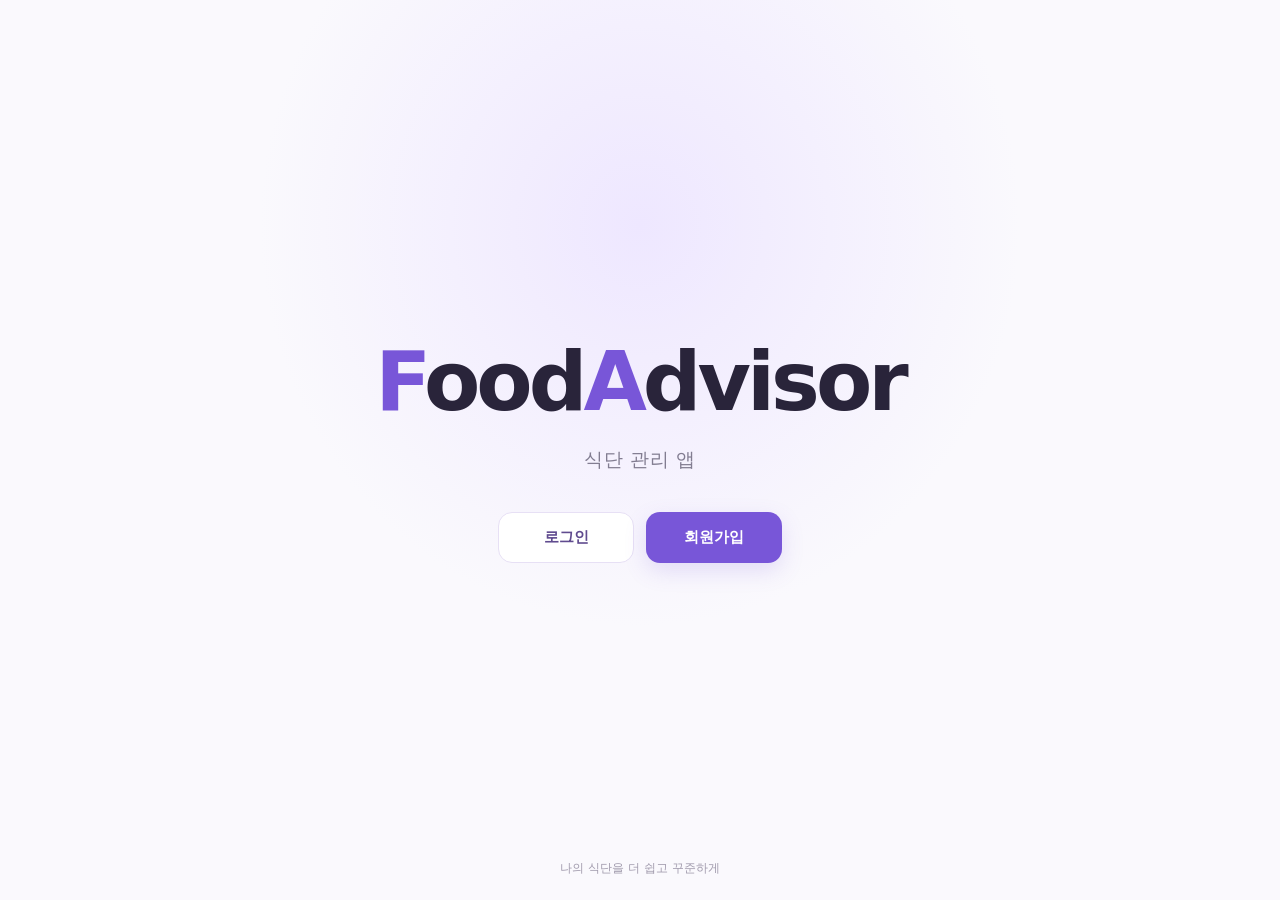
<file: src/main/webapp/index.html>
<!DOCTYPE html>
<html lang="ko">
<head>
  <meta charset="UTF-8">
  <meta name="viewport" content="width=device-width, initial-scale=1.0">
  <meta name="theme-color" content="#7856d8">
  <title>FoodAdvisor | 식단 관리 앱</title>
  <link rel="stylesheet" href="css/style.css">
  <style>
    :root { --fa-violet:#7856d8; --fa-deep:#6240c2; --fa-ink:#29243a; --fa-muted:#827d91; }
    * { box-sizing:border-box; }
    body { margin:0; min-height:100vh; color:var(--fa-ink); background:radial-gradient(ellipse at 50% 25%, #eee7ff 0, transparent 42%), #faf9fd; }
    .landing { min-height:100vh; display:flex; flex-direction:column; align-items:center; justify-content:center; padding:28px 20px; text-align:center; }
    .brand { margin:0; font-size:clamp(48px, 8vw, 82px); line-height:1.1; letter-spacing:-4px; font-weight:850; color:var(--fa-ink); }
    .brand-accent { color:var(--fa-violet); }
    .tagline { margin:18px 0 0; color:var(--fa-muted); font-size:clamp(15px, 2vw, 19px); letter-spacing:.04em; }
    .actions { display:flex; flex-wrap:wrap; justify-content:center; gap:12px; margin-top:38px; }
    .action { display:inline-flex; align-items:center; justify-content:center; min-width:136px; min-height:48px; padding:13px 23px; border-radius:14px; font-size:15px; font-weight:700; text-decoration:none; transition:transform .15s ease, box-shadow .15s ease; }
    .action:hover { transform:translateY(-2px); }
    .login { color:#604b8f; background:#fff; border:1px solid #e7e0f5; }
    .signup { color:#fff; background:var(--fa-violet); box-shadow:0 8px 22px #7856d82b; }
    .footer { position:absolute; bottom:22px; color:#a09aac; font-size:12px; }
    @media(max-width:480px) { .brand { letter-spacing:-2.5px; } .actions { width:100%; } .action { flex:1; min-width:120px; } }
  </style>
</head>
<body>
  <main class="landing">
    <div class="brand" aria-label="FoodAdvisor"><span class="brand-accent">F</span>ood<span class="brand-accent">A</span>dvisor</div>
    <p class="tagline">식단 관리 앱</p>
    <nav class="actions" aria-label="계정 메뉴">
      <a class="action login" href="login.html">로그인</a>
      <a class="action signup" href="signup.html">회원가입</a>
    </nav>
    <footer class="footer">나의 식단을 더 쉽고 꾸준하게</footer>
  </main>
    <script src="js/ui-effects.js" defer></script>
</body>
</html>
</file>
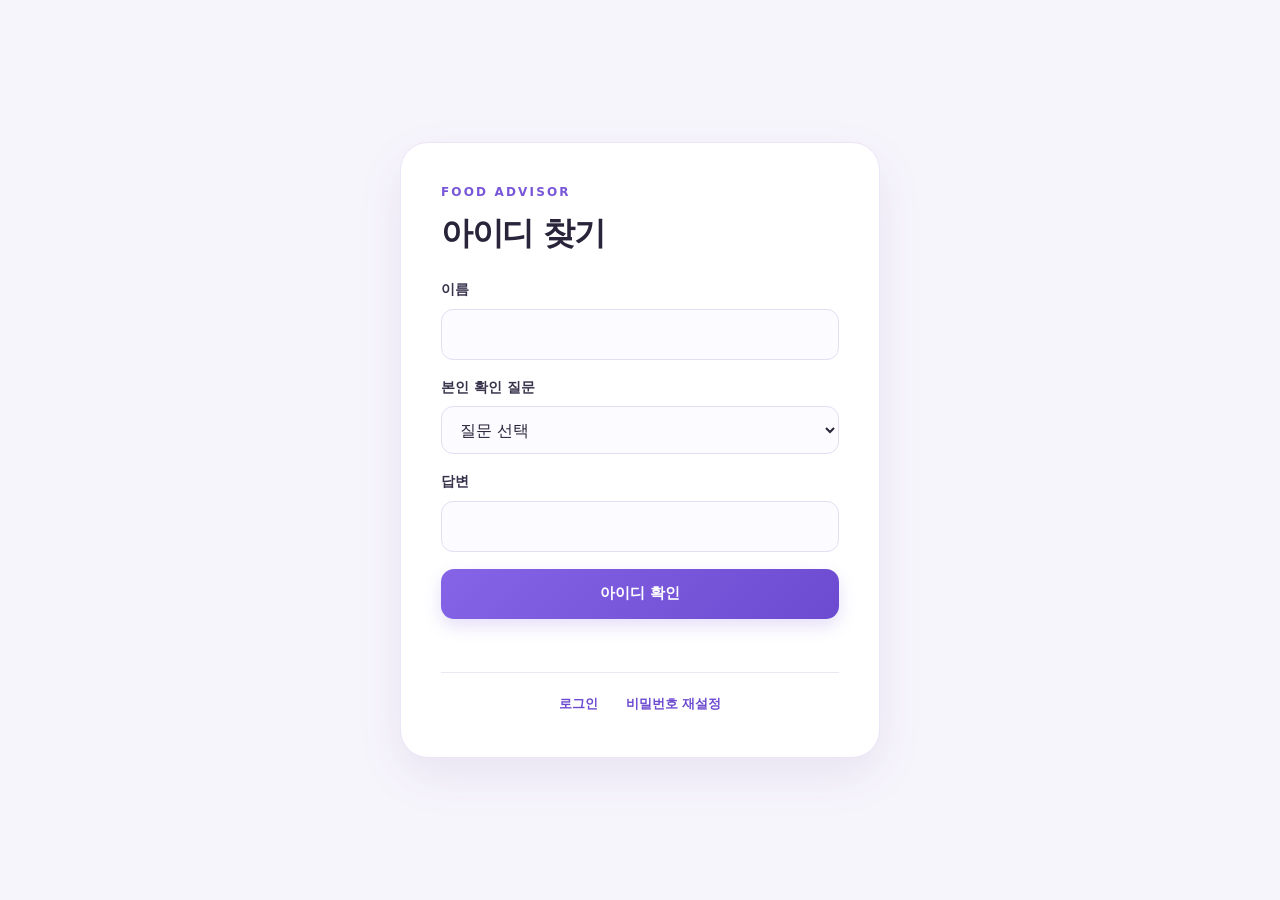
<file: src/main/webapp/find-id.html>
<!DOCTYPE html>
<html lang="ko">
<head>
    <meta charset="UTF-8">
    <meta name="viewport" content="width=device-width, initial-scale=1">
    <title>아이디 찾기</title>
    <link rel="stylesheet" href="css/style.css">
    <script src="js/api.js" defer></script>
    <script src="js/auth.js" defer></script>

    <style id="foodadvisor-violet-theme">
      :root{--violet:#7856d8;--violet-dark:#6240c2;--lavender:#f0eaff;--page:#f7f5fc;--ink:#29243a;--muted:#827d91;--stroke:#ece8f5}
      body{background:var(--page)!important;color:var(--ink)!important;font-family:Inter,"Pretendard","Noto Sans KR",system-ui,-apple-system,sans-serif!important}
      .container,.main-container{max-width:1120px}
      .week-card,.panel,.meal-card,.chart-card,.user-card,.diet-card,.stat-card,.summary-card{border:1px solid var(--stroke)!important;border-radius:22px!important;background:#fff!important;box-shadow:0 10px 30px rgba(70,48,120,.06)!important}
      .topbar h1,h1,h2,h3{color:var(--ink);letter-spacing:-.035em}
      button,.link-button,.primary-button{border-radius:13px!important;transition:transform .16s,box-shadow .16s,background .16s}
      .primary-button,button.primary-button,button[type=submit],.weight-link{background:linear-gradient(135deg,#8564e7,#6d4bd0)!important;color:#fff!important;box-shadow:0 7px 17px rgba(109,75,208,.18)}
      .primary-button:hover,.weight-link:hover,button[type=submit]:hover{background:#6240c2!important;transform:translateY(-1px)}
      .secondary-button{background:#f1edfa!important;color:#5d4a8f!important}
      input,select,textarea{border:1px solid #e5def2!important;border-radius:12px!important;background:#fcfbff!important;color:var(--ink)!important}
      input:focus,select:focus,textarea:focus{outline:none;border-color:#8a6be2!important;box-shadow:0 0 0 4px rgba(120,86,216,.13)!important}
      a{color:#6d4bd0}
      .week-day.active,.active,.selected{background:#7856d8!important;color:#fff!important;border-color:#7856d8!important}
      .highlight{background:#f0eaff!important;color:#6240c2!important}
      .user-stat{border-color:#ece8f5!important}
      table th{background:#f7f4fd!important;color:#675c80!important}
      @media(max-width:650px){body{padding:14px!important}.topbar{align-items:flex-start;flex-wrap:wrap}.top-actions{flex-wrap:wrap}}
    </style>

</head>
<body>
<main class="card">
    <h1>아이디 찾기</h1>

    <form id="findIdForm">
        <div class="form-group">
            <label for="findName">이름</label>
            <input id="findName" type="text" required>
        </div>

        <div class="form-group">
            <label for="findQuestion">본인 확인 질문</label>
            <select id="findQuestion" required>
                <option value="">질문 선택</option>
                <option value="childhood_nickname">어릴 때 별명은?</option>
                <option value="first_school">처음 다닌 학교 이름은?</option>
                <option value="favorite_food">좋아하는 음식은?</option>
                <option value="impressive_travel">가장 기억나는 여행지는?</option>
            </select>
        </div>

        <div class="form-group">
            <label for="findAnswer">답변</label>
            <input id="findAnswer" type="text" autocomplete="off" required>
        </div>

        <button type="submit">아이디 확인</button>
        <p class="message" id="findIdMessage" role="status"></p>
    </form>

    <div class="link-row">
        <a href="login.html">로그인</a>
        <a href="reset-password.html">비밀번호 재설정</a>
    </div>
</main>
    <script src="js/ui-effects.js" defer></script>
</body>
</html>
</file>
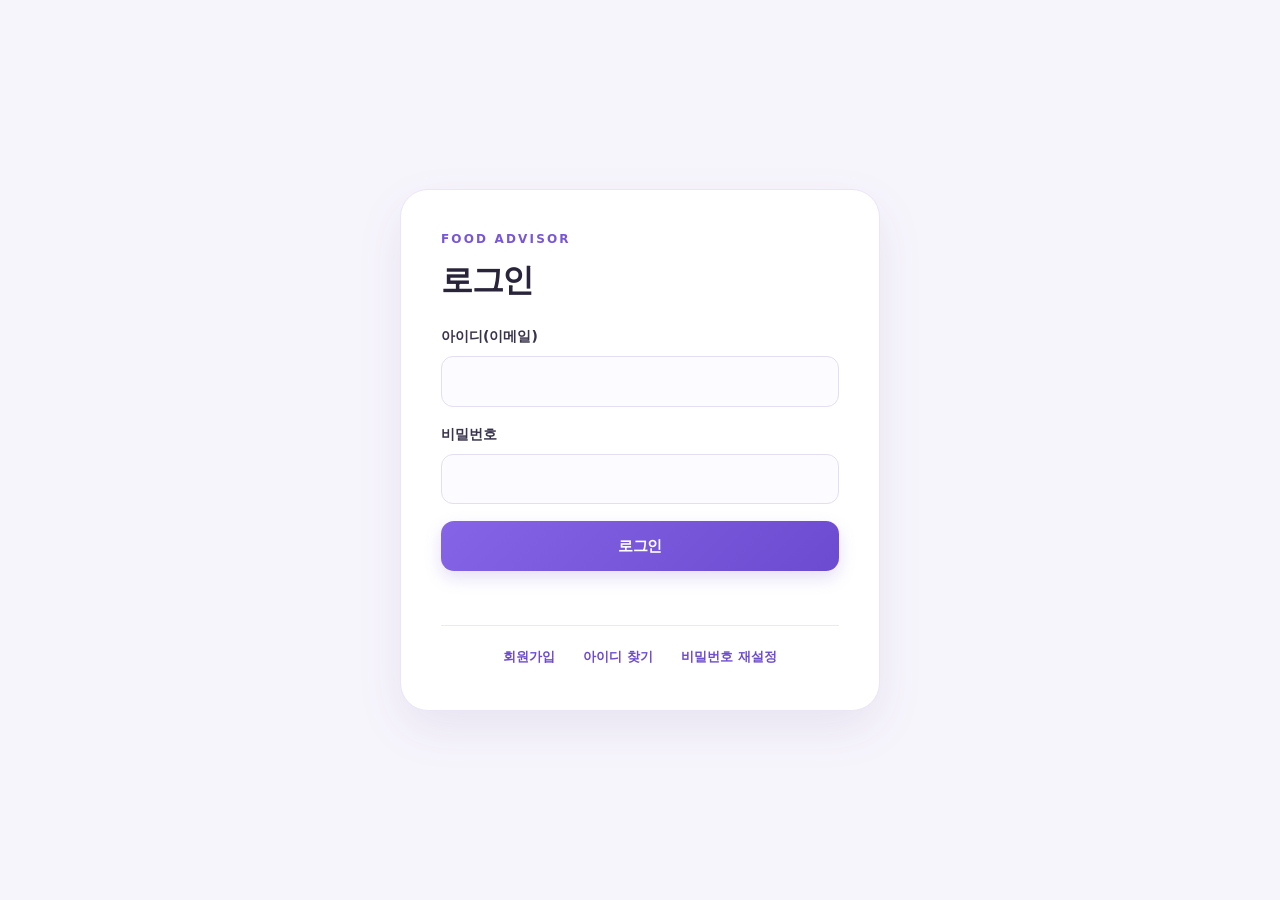
<file: src/main/webapp/login.html>
<!DOCTYPE html>
<html lang="ko">
<head>
    <meta charset="UTF-8">
    <meta name="viewport" content="width=device-width, initial-scale=1">
    <title>로그인</title>
    <link rel="stylesheet" href="css/style.css">
    <script src="js/api.js" defer></script>
    <script src="js/auth.js" defer></script>

    <style id="foodadvisor-violet-theme">
      :root{--violet:#7856d8;--violet-dark:#6240c2;--lavender:#f0eaff;--page:#f7f5fc;--ink:#29243a;--muted:#827d91;--stroke:#ece8f5}
      body{background:var(--page)!important;color:var(--ink)!important;font-family:Inter,"Pretendard","Noto Sans KR",system-ui,-apple-system,sans-serif!important}
      .container,.main-container{max-width:1120px}
      .week-card,.panel,.meal-card,.chart-card,.user-card,.diet-card,.stat-card,.summary-card{border:1px solid var(--stroke)!important;border-radius:22px!important;background:#fff!important;box-shadow:0 10px 30px rgba(70,48,120,.06)!important}
      .topbar h1,h1,h2,h3{color:var(--ink);letter-spacing:-.035em}
      button,.link-button,.primary-button{border-radius:13px!important;transition:transform .16s,box-shadow .16s,background .16s}
      .primary-button,button.primary-button,button[type=submit],.weight-link{background:linear-gradient(135deg,#8564e7,#6d4bd0)!important;color:#fff!important;box-shadow:0 7px 17px rgba(109,75,208,.18)}
      .primary-button:hover,.weight-link:hover,button[type=submit]:hover{background:#6240c2!important;transform:translateY(-1px)}
      .secondary-button{background:#f1edfa!important;color:#5d4a8f!important}
      input,select,textarea{border:1px solid #e5def2!important;border-radius:12px!important;background:#fcfbff!important;color:var(--ink)!important}
      input:focus,select:focus,textarea:focus{outline:none;border-color:#8a6be2!important;box-shadow:0 0 0 4px rgba(120,86,216,.13)!important}
      a{color:#6d4bd0}
      .week-day.active,.active,.selected{background:#7856d8!important;color:#fff!important;border-color:#7856d8!important}
      .highlight{background:#f0eaff!important;color:#6240c2!important}
      .user-stat{border-color:#ece8f5!important}
      table th{background:#f7f4fd!important;color:#675c80!important}
      @media(max-width:650px){body{padding:14px!important}.topbar{align-items:flex-start;flex-wrap:wrap}.top-actions{flex-wrap:wrap}}
    </style>

</head>
<body>
<main class="card">
    <h1>로그인</h1>

    <form id="loginForm">
        <div class="form-group">
            <label for="loginEmail">아이디(이메일)</label>
            <input id="loginEmail" type="email" autocomplete="username" required>
        </div>

        <div class="form-group">
            <label for="loginPassword">비밀번호</label>
            <input id="loginPassword" type="password"
                   autocomplete="current-password" required>
        </div>

        <button type="submit">로그인</button>
        <p class="message" id="loginMessage" role="status"></p>
    </form>

    <div class="link-row">
        <a href="signup.html">회원가입</a>
        <a href="find-id.html">아이디 찾기</a>
        <a href="reset-password.html">비밀번호 재설정</a>
    </div>
</main>
    <script src="js/ui-effects.js" defer></script>
</body>
</html>
</file>
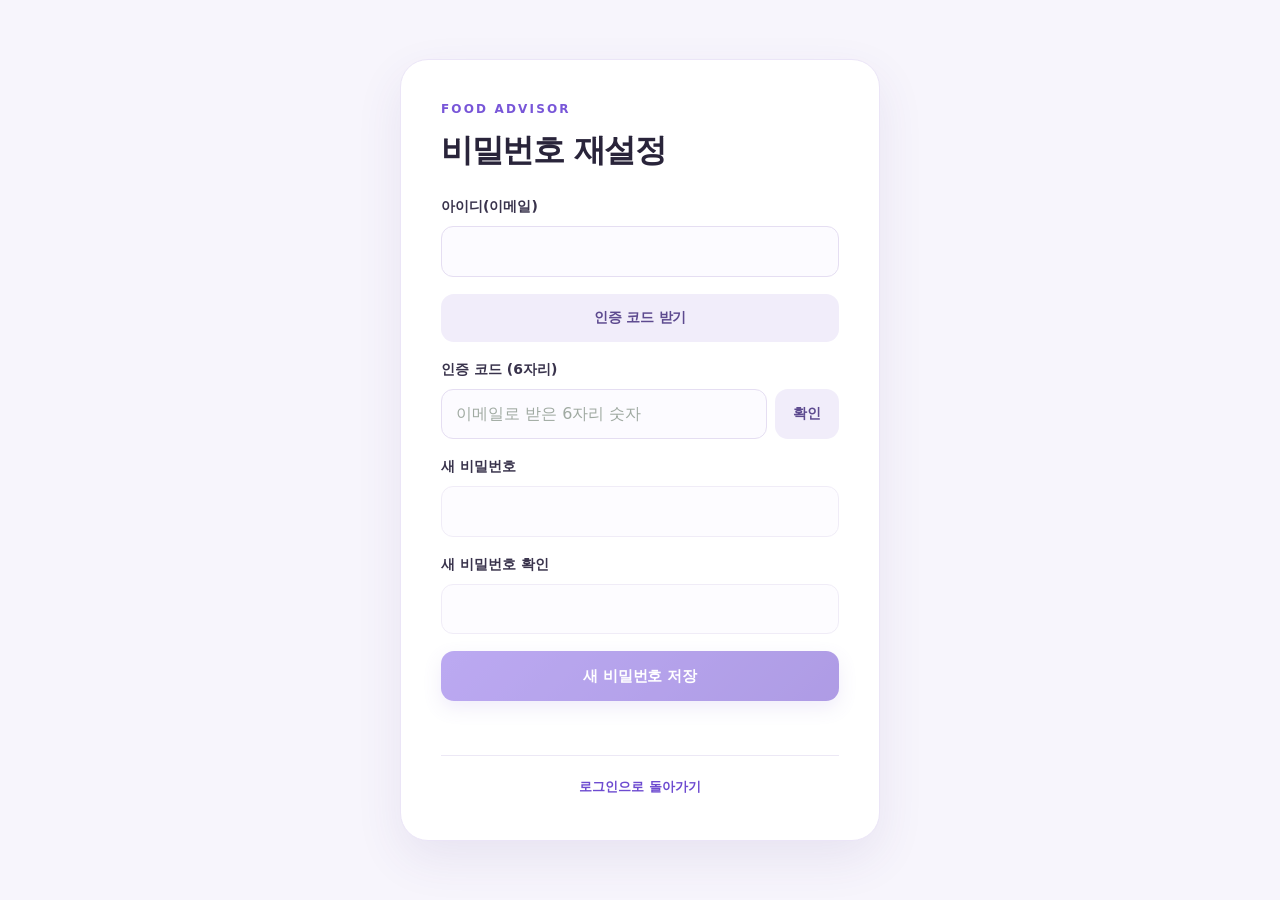
<file: src/main/webapp/reset-password.html>
<!DOCTYPE html>
<html lang="ko">
<head>
    <meta charset="UTF-8">
    <meta name="viewport" content="width=device-width, initial-scale=1">
    <title>비밀번호 재설정</title>
    <link rel="stylesheet" href="css/style.css">
    <script src="js/api.js" defer></script>
    <script src="js/auth.js" defer></script>

    <style id="foodadvisor-violet-theme">
      :root{--violet:#7856d8;--violet-dark:#6240c2;--lavender:#f0eaff;--page:#f7f5fc;--ink:#29243a;--muted:#827d91;--stroke:#ece8f5}
      body{background:var(--page)!important;color:var(--ink)!important;font-family:Inter,"Pretendard","Noto Sans KR",system-ui,-apple-system,sans-serif!important}
      .container,.main-container{max-width:1120px}
      .week-card,.panel,.meal-card,.chart-card,.user-card,.diet-card,.stat-card,.summary-card{border:1px solid var(--stroke)!important;border-radius:22px!important;background:#fff!important;box-shadow:0 10px 30px rgba(70,48,120,.06)!important}
      .topbar h1,h1,h2,h3{color:var(--ink);letter-spacing:-.035em}
      button,.link-button,.primary-button{border-radius:13px!important;transition:transform .16s,box-shadow .16s,background .16s}
      .primary-button,button.primary-button,button[type=submit],.weight-link{background:linear-gradient(135deg,#8564e7,#6d4bd0)!important;color:#fff!important;box-shadow:0 7px 17px rgba(109,75,208,.18)}
      .primary-button:hover,.weight-link:hover,button[type=submit]:hover{background:#6240c2!important;transform:translateY(-1px)}
      .secondary-button{background:#f1edfa!important;color:#5d4a8f!important}
      input,select,textarea{border:1px solid #e5def2!important;border-radius:12px!important;background:#fcfbff!important;color:var(--ink)!important}
      input:focus,select:focus,textarea:focus{outline:none;border-color:#8a6be2!important;box-shadow:0 0 0 4px rgba(120,86,216,.13)!important}
      a{color:#6d4bd0}
      .week-day.active,.active,.selected{background:#7856d8!important;color:#fff!important;border-color:#7856d8!important}
      .highlight{background:#f0eaff!important;color:#6240c2!important}
      .user-stat{border-color:#ece8f5!important}
      table th{background:#f7f4fd!important;color:#675c80!important}
      .code-row{display:flex;gap:8px}
      .code-row input{flex:1;min-width:0}
      .code-row button{flex:none;min-height:48px;padding:0 18px;border:0;font-weight:700}
      button:disabled,input:disabled{opacity:.55;cursor:not-allowed}
      @media(max-width:650px){body{padding:14px!important}.topbar{align-items:flex-start;flex-wrap:wrap}.top-actions{flex-wrap:wrap}}
    </style>

</head>
<body>
<main class="card">
    <h1>비밀번호 재설정</h1>

    <form id="resetPasswordForm">
        <div class="form-group">
            <label for="resetEmail">아이디(이메일)</label>
            <input id="resetEmail" type="email" required>
        </div>

        <div class="form-group">
            <button id="sendCodeButton" type="button" class="secondary-button full-button">인증 코드 받기</button>
        </div>

        <div class="form-group">
            <label for="resetCode">인증 코드 (6자리)</label>
            <div class="code-row">
                <input id="resetCode" type="text" inputmode="numeric" pattern="\d{6}" maxlength="6"
                       autocomplete="one-time-code" placeholder="이메일로 받은 6자리 숫자" required>
                <button id="verifyCodeButton" type="button" class="secondary-button">확인</button>
            </div>
        </div>

        <!-- 인증 코드 확인 후에 활성화됩니다 -->
        <div class="form-group">
            <label for="newPassword">새 비밀번호</label>
            <input id="newPassword" type="password" minlength="8"
                   autocomplete="new-password" required disabled>
        </div>

        <div class="form-group">
            <label for="newPasswordConfirm">새 비밀번호 확인</label>
            <input id="newPasswordConfirm" type="password" minlength="8"
                   autocomplete="new-password" required disabled>
        </div>

        <button id="resetSubmitButton" type="submit" disabled>새 비밀번호 저장</button>
        <p class="message" id="resetPasswordMessage" role="status"></p>
    </form>

    <div class="link-row">
        <a href="login.html">로그인으로 돌아가기</a>
    </div>
</main>
    <script src="js/ui-effects.js" defer></script>
</body>
</html>
</file>
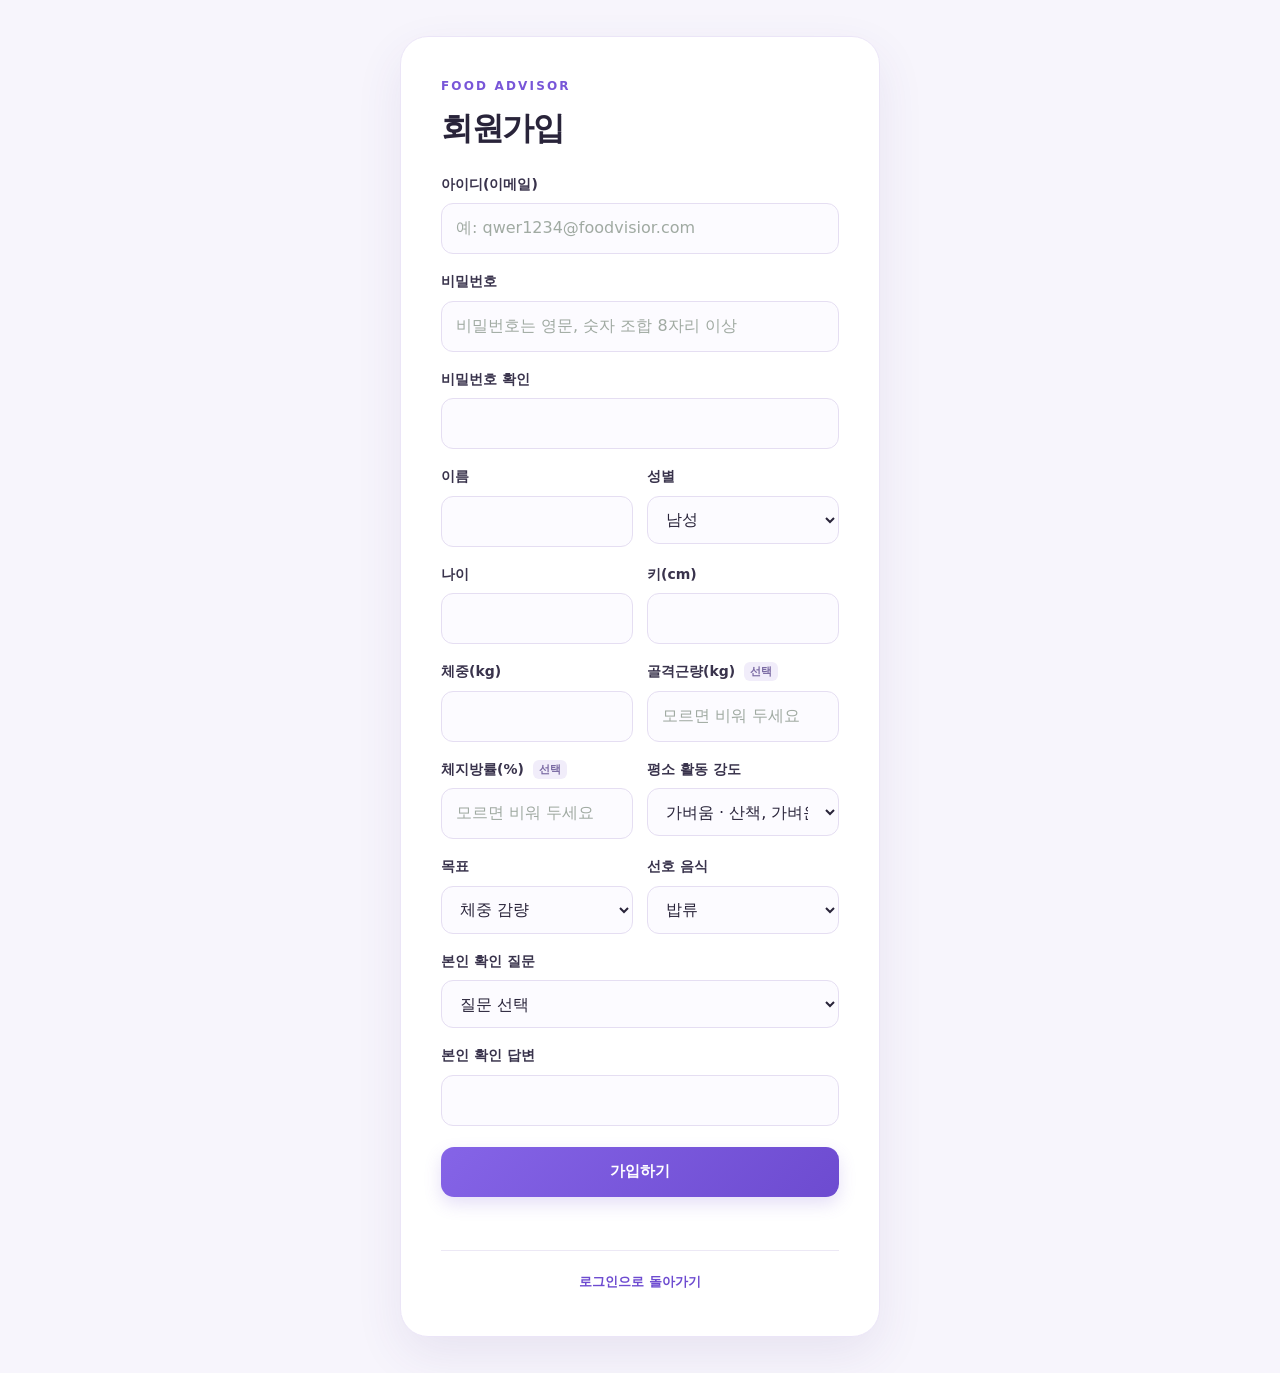
<file: src/main/webapp/signup.html>
<!DOCTYPE html>
<html lang="ko">
<head>
    <meta charset="UTF-8">
    <meta name="viewport" content="width=device-width, initial-scale=1">
    <title>회원가입</title>
    <link rel="stylesheet" href="css/style.css">
    <script src="js/api.js" defer></script>
    <script src="js/auth.js" defer></script>

    <style id="foodadvisor-violet-theme">
      :root{--violet:#7856d8;--violet-dark:#6240c2;--lavender:#f0eaff;--page:#f7f5fc;--ink:#29243a;--muted:#827d91;--stroke:#ece8f5}
      body{background:var(--page)!important;color:var(--ink)!important;font-family:Inter,"Pretendard","Noto Sans KR",system-ui,-apple-system,sans-serif!important}
      .container,.main-container{max-width:1120px}
      .week-card,.panel,.meal-card,.chart-card,.user-card,.diet-card,.stat-card,.summary-card{border:1px solid var(--stroke)!important;border-radius:22px!important;background:#fff!important;box-shadow:0 10px 30px rgba(70,48,120,.06)!important}
      .topbar h1,h1,h2,h3{color:var(--ink);letter-spacing:-.035em}
      button,.link-button,.primary-button{border-radius:13px!important;transition:transform .16s,box-shadow .16s,background .16s}
      .primary-button,button.primary-button,button[type=submit],.weight-link{background:linear-gradient(135deg,#8564e7,#6d4bd0)!important;color:#fff!important;box-shadow:0 7px 17px rgba(109,75,208,.18)}
      .primary-button:hover,.weight-link:hover,button[type=submit]:hover{background:#6240c2!important;transform:translateY(-1px)}
      .secondary-button{background:#f1edfa!important;color:#5d4a8f!important}
      input,select,textarea{border:1px solid #e5def2!important;border-radius:12px!important;background:#fcfbff!important;color:var(--ink)!important}
      input:focus,select:focus,textarea:focus{outline:none;border-color:#8a6be2!important;box-shadow:0 0 0 4px rgba(120,86,216,.13)!important}
      a{color:#6d4bd0}
      .week-day.active,.active,.selected{background:#7856d8!important;color:#fff!important;border-color:#7856d8!important}
      .highlight{background:#f0eaff!important;color:#6240c2!important}
      .user-stat{border-color:#ece8f5!important}
      table th{background:#f7f4fd!important;color:#675c80!important}
      @media(max-width:650px){body{padding:14px!important}.topbar{align-items:flex-start;flex-wrap:wrap}.top-actions{flex-wrap:wrap}}
    </style>

</head>
<body>
<main class="card">
    <h1>회원가입</h1>

    <form id="signupForm">
        <div class="form-group form-group-full">
            <label for="signupEmail">아이디(이메일)</label>
            <input id="signupEmail" type="email" autocomplete="username" placeholder="예: qwer1234@foodvisior.com" required>
        </div>

        <div class="form-group form-group-full">
            <label for="signupPassword">비밀번호</label>
            <input id="signupPassword" type="password" minlength="8"
                   autocomplete="new-password" placeholder="비밀번호는 영문, 숫자 조합 8자리 이상" required>
        </div>

        <div class="form-group form-group-full">
            <label for="signupPasswordConfirm">비밀번호 확인</label>
            <input id="signupPasswordConfirm" type="password" minlength="8"
                   autocomplete="new-password" required>
        </div>

        <div class="form-group">
            <label for="signupName">이름</label>
            <input id="signupName" type="text" required>
        </div>

        <div class="form-group">
            <label for="signupGender">성별</label>
            <select id="signupGender" required>
                <option value="남">남성</option>
                <option value="여">여성</option>
            </select>
        </div>

        <div class="form-group">
            <label for="signupAge">나이</label>
            <input id="signupAge" type="number" min="1" max="120" required>
        </div>

        <div class="form-group">
            <label for="signupHeight">키(cm)</label>
            <input id="signupHeight" type="number" min="1" max="300"
                   step="0.1" required>
        </div>

        <div class="form-group">
            <label for="signupWeight">체중(kg)</label>
            <input id="signupWeight" type="number" min="1" max="500"
                   step="0.1" required>
        </div>

        <!-- 선택 입력: 비워 두면 저장하지 않습니다. 입력한 값은 체중과 함께 '신체 변화 기록'의 첫 기록이 됩니다 -->
        <div class="form-group">
            <label for="signupMuscle">골격근량(kg) <span class="optional-tag">선택</span></label>
            <input id="signupMuscle" type="number" min="1" max="200" step="0.1" placeholder="모르면 비워 두세요">
        </div>

        <div class="form-group">
            <label for="signupBodyFat">체지방률(%) <span class="optional-tag">선택</span></label>
            <input id="signupBodyFat" type="number" min="1" max="75" step="0.1" placeholder="모르면 비워 두세요">
        </div>

        <!-- 평소 하루 활동 강도. value 는 CalBMR 의 활동 계수(1.2 ~ 1.9)와 연결됩니다 -->
        <div class="form-group">
            <label for="signupActivity">평소 활동 강도</label>
            <select id="signupActivity">
                <option value="SEDENTARY">낮음 · 대부분 앉아서 생활</option>
                <option value="LIGHTLY_ACTIVE" selected>가벼움 · 산책, 가벼운 운동</option>
                <option value="MODERATELY_ACTIVE">보통 · 땀이 날 정도의 운동</option>
                <option value="VERY_ACTIVE">높음 · 숨이 찰 정도의 운동</option>
                <option value="EXTRA_ACTIVE">매우 높음 · 고강도 운동, 육체노동</option>
            </select>
        </div>

        <div class="form-group">
            <label for="signupGoal">목표</label>
            <select id="signupGoal">
                <option value="체중감량">체중 감량</option>
                <option value="체중유지">체중 유지</option>
                <option value="근육량증가">근육량 증가</option>
            </select>
        </div>

        <div class="form-group">
            <label for="signupPreference">선호 음식</label>
            <select id="signupPreference">
                <!-- value 는 foods.category 와 정확히 일치해야 합니다 (user_preferences FK) -->
                <option value="밥류">밥류</option>
                <option value="국 및 탕류">국 및 탕류</option>
                <option value="찌개 및 전골류">찌개 및 전골류</option>
                <option value="면 및 만두류">면 및 만두류</option>
                <option value="죽 및 스프류">죽 및 스프류</option>
                <option value="구이류">구이류</option>
                <option value="볶음류">볶음류</option>
                <option value="조림류">조림류</option>
                <option value="찜류">찜류</option>
                <option value="튀김류">튀김류</option>
                <option value="전·적 및 부침류">전·적 및 부침류</option>
                <option value="나물·숙채류">나물·숙채류</option>
                <option value="생채·무침류">생채·무침류</option>
                <option value="김치류">김치류</option>
                <option value="장아찌·절임류">장아찌·절임류</option>
                <option value="젓갈류">젓갈류</option>
                <option value="빵 및 과자류">빵 및 과자류</option>
                <option value="유제품류 및 빙과류">유제품류 및 빙과류</option>
                <option value="음료 및 차류">음료 및 차류</option>
            </select>
        </div>

        <div class="form-group form-group-full">
            <label for="securityQuestion">본인 확인 질문</label>
            <select id="securityQuestion" required>
                <option value="">질문 선택</option>
                <option value="childhood_nickname">어릴 때 별명은?</option>
                <option value="first_school">처음 다닌 학교 이름은?</option>
                <option value="favorite_food">좋아하는 음식은?</option>
                <option value="impressive_travel">가장 기억나는 여행지는?</option>
            </select>
        </div>

        <div class="form-group form-group-full">
            <label for="securityAnswer">본인 확인 답변</label>
            <input id="securityAnswer" type="text" autocomplete="off" required>
        </div>

        <button type="submit">가입하기</button>
        <p class="message" id="signupMessage" role="status"></p>
    </form>

    <div class="link-row">
        <a href="login.html">로그인으로 돌아가기</a>
    </div>
</main>
    <script src="js/ui-effects.js" defer></script>
</body>
</html>
</file>
<file: src/main/webapp/css/style.css>
/* FoodAdvisor UI starter - Pillyze-inspired, not a copy */
:root{--bg:#f7f5fc;--surface:#fff;--text:#29243a;--muted:#827d91;--line:#ece8f5;--primary:#7856d8;--primary-dark:#6240c2;--primary-soft:#f0eaff;--radius:22px;--shadow:0 12px 35px rgba(70,48,120,.08)}
*{box-sizing:border-box}html{min-height:100%;background:var(--bg)}body{margin:0;min-height:100vh;background:var(--bg);color:var(--text);font-family:Inter,"Pretendard","Noto Sans KR",system-ui,-apple-system,BlinkMacSystemFont,"Segoe UI",sans-serif;line-height:1.55}a{color:var(--primary-dark);text-decoration:none}a:hover{text-decoration:underline}button,input,select,textarea{font:inherit}button{cursor:pointer}
body:has(> .card){display:flex;align-items:center;justify-content:center;padding:36px 18px;background:radial-gradient(ellipse at top left,#eee7ff 0,transparent 42%),var(--bg)}
.card{width:min(100%,480px);padding:clamp(24px,5vw,40px);background:var(--surface);border:1px solid rgba(232,224,248,.9);border-radius:28px;box-shadow:var(--shadow)}.card::before{content:"FOOD ADVISOR";display:block;margin-bottom:12px;color:var(--primary);font-size:12px;font-weight:850;letter-spacing:.16em}.card h1{margin:0 0 8px;font-size:clamp(26px,4vw,32px);line-height:1.25;letter-spacing:-.04em}.card h1+p,.card>p{color:var(--muted)}form{margin-top:26px}.form-group{display:flex;flex-direction:column;gap:8px;margin-bottom:17px}.form-group label{font-size:14px;font-weight:700;color:#39334c}
input,select,textarea{width:100%;min-height:48px;padding:12px 14px;color:var(--text);background:#fdfcff;border:1px solid #e5def2;border-radius:12px;outline:none;transition:border-color .15s,box-shadow .15s,background .15s}input::placeholder,textarea::placeholder{color:#a0aaa2}input:focus,select:focus,textarea:focus{border-color:var(--primary);background:#fff;box-shadow:0 0 0 4px rgba(120,86,216,.13)}button[type=submit],.primary-button{display:inline-flex;align-items:center;justify-content:center;width:100%;min-height:50px;padding:13px 18px;border:0;border-radius:13px;background:var(--primary);color:#fff;font-weight:800;box-shadow:0 7px 16px rgba(120,86,216,.2);transition:background .15s,transform .15s}button[type=submit]:hover,.primary-button:hover{background:var(--primary-dark);transform:translateY(-1px)}button:focus-visible,a:focus-visible{outline:3px solid rgba(120,86,216,.35);outline-offset:3px}.message{min-height:1.4em;margin:12px 0 0;color:var(--muted);font-size:14px}.link-row{display:flex;flex-wrap:wrap;justify-content:center;gap:10px 18px;margin-top:22px;padding-top:18px;border-top:1px solid var(--line);font-size:13px}.link-row a{font-weight:650}
#signupForm{display:grid;grid-template-columns:1fr 1fr;column-gap:14px}#signupForm .form-group{min-width:0}#signupForm .form-group-full,#signupForm button,#signupForm .message{grid-column:1/-1}#signupForm button{margin-top:4px}.optional-tag{display:inline-block;margin-left:4px;padding:1px 6px;border-radius:6px;background:#f1edfa;color:#7a6aa3;font-size:11px;font-weight:600;vertical-align:1px}
.main-container{width:min(100% - 32px,1080px);margin:32px auto;padding:0 0 40px;align-items:stretch;gap:20px}.digital-clock{color:var(--text);font-size:clamp(24px,4vw,34px);letter-spacing:-.04em}.user-card,.diet-card{width:100%;margin-top:0;padding:clamp(20px,3vw,28px);border:1px solid var(--line);border-radius:var(--radius);background:var(--surface);box-shadow:var(--shadow)}.user-card h1,.diet-card h2{text-align:left;letter-spacing:-.03em}.user-stat{padding:10px 0;border-bottom:1px solid var(--line)}.highlight{padding:14px;border-radius:14px;background:var(--primary-soft);color:var(--primary-dark);font-size:21px}.weight-link{border-radius:12px;background:var(--primary);transition:background .15s}.weight-link:hover{background:var(--primary-dark)}.diet-row{flex-wrap:wrap}
@media(max-width:600px){body:has(> .card){align-items:flex-start;padding:18px 12px}.card{padding:24px 18px;border-radius:22px}#signupForm{grid-template-columns:1fr}#signupForm .form-group{grid-column:1/-1}.link-row{gap:12px}}


/* Shared Pillyze-inspired visual language: soft lavender, violet actions, airy cards */
:root{color-scheme:light}
.card{border-color:#ebe5f7;box-shadow:0 18px 48px rgba(77,54,133,.09)}
.card::before{letter-spacing:.18em}
input,select,textarea{background:#fcfbff;border-color:#e6e0f1}
input:focus,select:focus,textarea:focus{border-color:#8a6be2;box-shadow:0 0 0 4px rgba(120,86,216,.13)}
button[type=submit],.primary-button{background:linear-gradient(135deg,#8564e7,#6d4bd0);box-shadow:0 8px 18px rgba(109,75,208,.2)}
button[type=submit]:hover,.primary-button:hover{background:linear-gradient(135deg,#7654dc,#5e3cbd)}

/* FoodAdvisor finishing touches: consistent lavender theme + restrained motion */
:root{--fa-motion-fast:160ms;--fa-motion-smooth:240ms;--fa-ring:rgba(120,86,216,.14)}
html{scroll-behavior:smooth}
body{accent-color:var(--primary);-webkit-tap-highlight-color:transparent}
/* Gentle page entrance; reduced-motion preferences are respected below. */
@keyframes fa-rise-in{from{opacity:0;transform:translateY(7px)}to{opacity:1;transform:translateY(0)}}
.card,.main-container,.container,.user-card,.diet-card,.week-card,.panel,.meal-card,.chart-card,.stat-card,.summary-card{animation:fa-rise-in .38s ease-out both}
button,a,.weight-link,.secondary-button,.week-day,summary,[role=button]{transition:transform var(--fa-motion-fast) ease,box-shadow var(--fa-motion-fast) ease,background-color var(--fa-motion-fast) ease,color var(--fa-motion-fast) ease,border-color var(--fa-motion-fast) ease}
button:hover,.weight-link:hover,.secondary-button:hover,[role=button]:hover{transform:translateY(-1px)}
button:active,.weight-link:active,.secondary-button:active,[role=button]:active{transform:scale(.985)}
a:not(.brand):hover{text-decoration:none}
.link-row a{display:inline-flex;align-items:center;justify-content:center;border-radius:9px;padding:3px 5px}
.link-row a:hover{background:var(--primary-soft)}
input,select,textarea{transition:border-color var(--fa-motion-fast) ease,box-shadow var(--fa-motion-fast) ease,background-color var(--fa-motion-fast) ease}
select{cursor:pointer}
/* Smoothly animate custom disclosure panels; native select option menus are browser-controlled. */
/* Custom disclosure/dropdown panels (details/summary) smoothly reveal their contents. */
details{border-radius:14px}
details>summary{cursor:pointer;list-style:none;user-select:none}
details>summary::-webkit-details-marker{display:none}
details>summary::after{content:'⌄';float:right;color:var(--primary);transition:transform var(--fa-motion-smooth) ease}
details[open]>summary::after{transform:rotate(180deg)}
details>*:not(summary){animation:fa-rise-in .22s ease-out both}
/* Global, faint outline click ring; shown even on blank parts of the page. */
.fa-click-ripple{position:fixed;z-index:99999;width:10px;height:10px;border:1.5px solid rgba(120,86,216,.34);border-radius:50%;background:transparent;pointer-events:none;transform:translate(-50%,-50%) scale(0);animation:fa-ripple .58s ease-out forwards}
@keyframes fa-ripple{to{opacity:0;transform:translate(-50%,-50%) scale(11)}}
button:focus-visible,a:focus-visible,summary:focus-visible{outline:3px solid rgba(120,86,216,.32);outline-offset:3px}
::selection{background:#e5dcff;color:#39265f}
@media(hover:hover){.card:hover,.user-card:hover,.diet-card:hover,.week-card:hover,.panel:hover,.meal-card:hover,.chart-card:hover,.stat-card:hover,.summary-card:hover{box-shadow:0 16px 38px rgba(70,48,120,.09)}}
@media(prefers-reduced-motion:reduce){html{scroll-behavior:auto}*,*::before,*::after{animation-duration:.01ms!important;animation-iteration-count:1!important;scroll-behavior:auto!important;transition-duration:.01ms!important}.fa-click-ripple{display:none}}

/* ===== 버튼 규칙 (모든 페이지 공통) =====
   글꼴: 일반 버튼 14px, 주요 버튼(저장/로그인 등) 15px, 굵기는 모두 700
   모양: 주요 = 보라 그라데이션, 보조(.secondary-button) = 연보라, 외곽선(.outline-button) = 흰 바탕+테두리, 위험(.danger-button) = 연빨강 */
button,.link-button{font-family:inherit;font-size:14px;font-weight:700;line-height:1.25;letter-spacing:-.01em}
button[type=submit],.primary-button{font-size:15px;font-weight:700}
.secondary-button,.outline-button,.danger-button{display:inline-flex;align-items:center;justify-content:center;gap:6px;min-height:42px;padding:0 18px;border:0;border-radius:12px;white-space:nowrap;text-decoration:none!important;cursor:pointer}
.secondary-button{background:#f1edfa;color:#5d4a8f}
.secondary-button:hover{background:#e7e0fb}
.outline-button{background:#fff;color:#6f6388;border:1px solid #e5def2}
.outline-button:hover{background:#f7f4fd}
.danger-button{background:#fff0f0;color:#b34b4b}
.danger-button:hover{background:#ffe3e3}
.full-button{width:100%;min-height:48px}
.small-button{min-height:30px;padding:0 10px;border-radius:8px!important;font-size:12px}
button:disabled{opacity:.55;cursor:not-allowed;transform:none!important}
</file>
